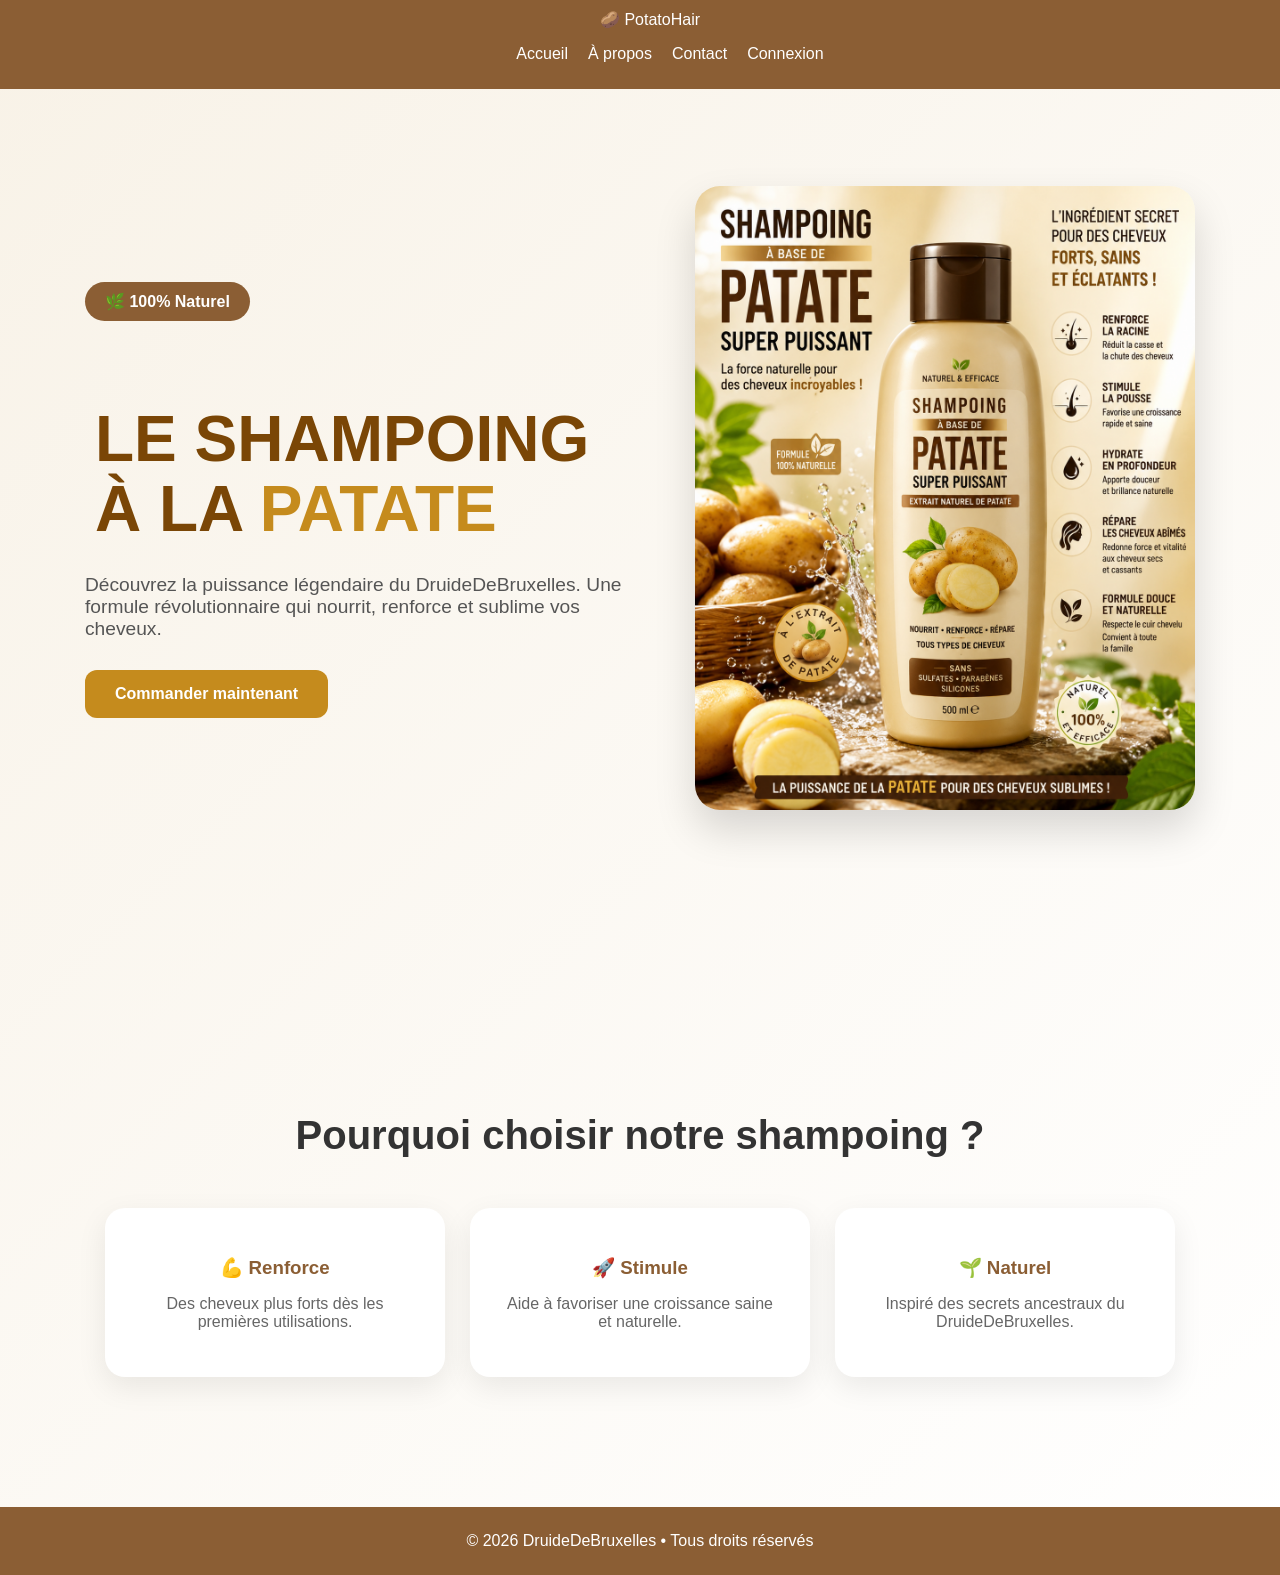
<file: index.html>
<!DOCTYPE html>
<html lang="fr">

<head>
    <meta charset="UTF-8">
    <meta name="viewport" content="width=device-width, initial-scale=1.0">
    <title>Shampoing à la Patate</title>

    <link rel="stylesheet" href="./styles/global.css">
</head>

<body>
    <nav>
        <a href="index.html">🥔 PotatoHair</a>
        <ul>
            <li><a href="../index.html">Accueil</a></li>
            <li><a href="./Page/about.html">À propos</a></li>
            <li><a href="./Page/contact.html">Contact</a></li>
            <li><a href="./Page/login.html">Connexion</a></li>
        </ul>
    </nav>

    <section class="hero">

        <div class="content">

            <span class="badge">🌿 100% Naturel</span>

            <h1>
                Le Shampoing à la
                <span class="highlight">Patate</span>
            </h1>

            <p>
                Découvrez la puissance légendaire du DruideDeBruxelles.
                Une formule révolutionnaire qui nourrit, renforce et sublime vos cheveux.
            </p>

            <a href="#" class="btn">
                Commander maintenant
            </a>

        </div>

        <div class="image-container">
            <img src="./Image/3d12e2e4-5bb9-4b1d-b4a1-60dc50e25db8.png" alt="Shampoing à la patate">
        </div>

    </section>

    <section class="features">

        <h2>Pourquoi choisir notre shampoing ?</h2>

        <div class="cards">

            <div class="card">
                <h3>💪 Renforce</h3>
                <p>Des cheveux plus forts dès les premières utilisations.</p>
            </div>

            <div class="card">
                <h3>🚀 Stimule</h3>
                <p>Aide à favoriser une croissance saine et naturelle.</p>
            </div>

            <div class="card">
                <h3>🌱 Naturel</h3>
                <p>Inspiré des secrets ancestraux du DruideDeBruxelles.</p>
            </div>

        </div>

    </section>

    <footer>
        © 2026 DruideDeBruxelles • Tous droits réservés
    </footer>

</body>

</html>
</file>
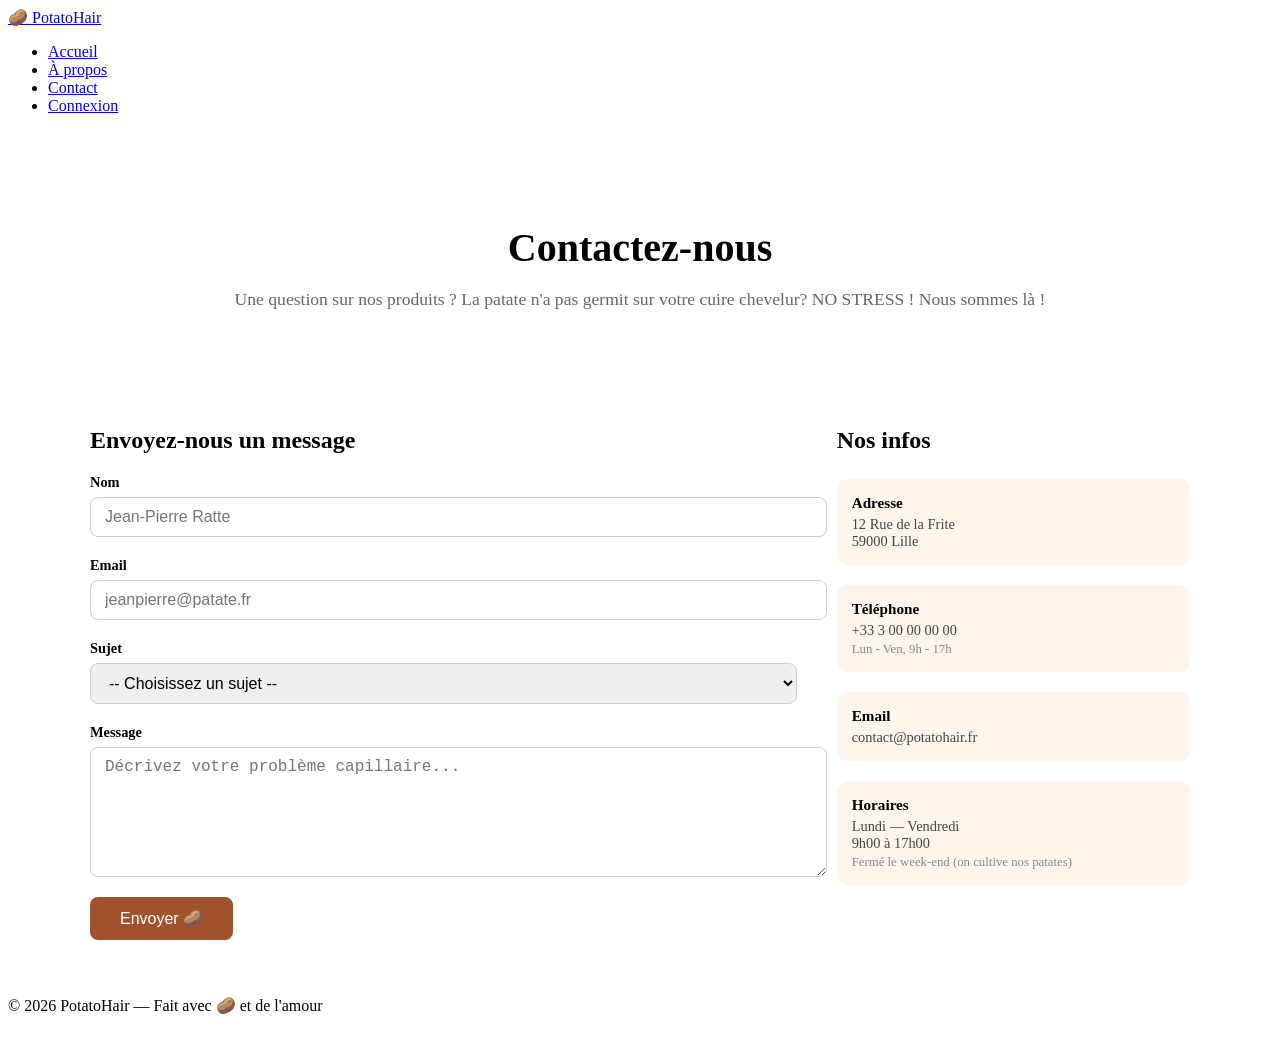
<file: contact.html>
<!DOCTYPE html>
<html lang="en">
<head>
    <meta charset="UTF-8">
    <meta name="viewport" content="width=device-width, initial-scale=1.0">
    <title>Document</title>
    <link rel="stylesheet" href="global.css">
</head>
<body>
    <header>
        <nav>
            <a href="index.html">🥔 PotatoHair</a>
            <ul>
                <li><a href="index.html">Accueil</a></li>
                <li><a href="about.html">À propos</a></li>
                <li><a href="contact.html">Contact</a></li>
                <li><a href="login.html">Connexion</a></li>
            </ul>
        </nav>
    </header>

    <main>
        <section class="contact-hero">
            <h1>Contactez-nous </h1>
            <p>Une question sur nos produits ? La patate n'a pas germit sur votre cuire chevelur? NO STRESS ! Nous sommes là ! </p>
        </section>

        <section class="contact-wrapper">

            <div class="contact-form">
                <h2>Envoyez-nous un message</h2>
                <form>
                    <div class="form-group">
                        <label for="nom">Nom</label>
                        <input type="text" id="nom" placeholder="Jean-Pierre Ratte">
                    </div>

                    <div class="form-group">
                        <label for="email">Email</label>
                        <input type="email" id="email" placeholder="jeanpierre@patate.fr">
                    </div>

                    <div class="form-group">
                        <label for="sujet">Sujet</label>
                        <select id="sujet">
                            <option value="">-- Choisissez un sujet --</option>
                            <option value="commande">Ma commande</option>
                            <option value="cheveux">Mes cheveux ne poussent pas</option>
                            <option value="allergie">J'ai une allergie à la patate</option>
                            <option value="autre">Autre</option>
                        </select>
                    </div>

                    <div class="form-group">
                        <label for="message">Message</label>
                        <textarea id="message" rows="6" placeholder="Décrivez votre problème capillaire..."></textarea>
                    </div>

                    <button type="submit">Envoyer 🥔</button>
                </form>
            </div>

            <div class="contact-infos">
                <h2>Nos infos</h2>

                <div class="info-card">
                    
                    <div>
                        <h3>Adresse</h3>
                        <p>12 Rue de la Frite<br>59000 Lille</p>
                    </div>
                </div>

                <div class="info-card">
                    
                    <div>
                        <h3>Téléphone</h3>
                        <p>+33 3 00 00 00 00</p>
                        <small>Lun - Ven, 9h - 17h</small>
                    </div>
                </div>

                <div class="info-card">
                    
                    <div>
                        <h3>Email</h3>
                        <p>contact@potatohair.fr</p>
                    </div>
                </div>

                <div class="info-card">
                    
                    <div>
                        <h3>Horaires</h3>
                        <p>Lundi — Vendredi<br>9h00 à 17h00</p>
                        <small>Fermé le week-end (on cultive nos patates)</small>
                    </div>
                </div>

            </div>
        </section>
    </main>

    <footer>
        <p>© 2026 PotatoHair — Fait avec 🥔 et de l'amour</p>
    </footer>
</body>
</html>
</file>
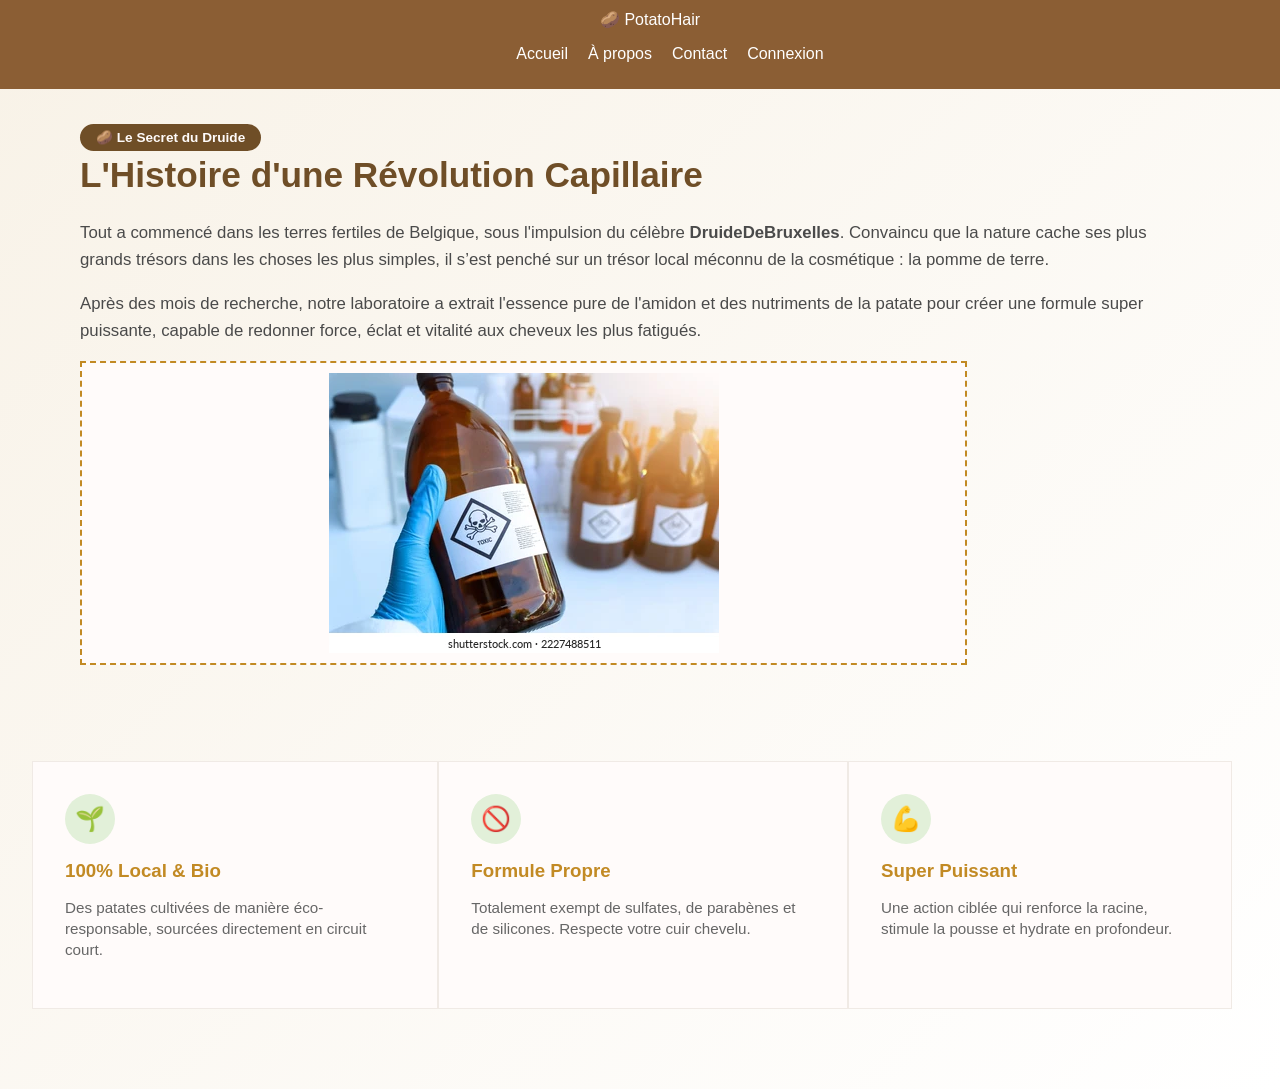
<file: Page/about.html>
<!DOCTYPE html>
<html lang="en">

<head>
    <meta charset="UTF-8">
    <meta name="viewport" content="width=device-width, initial-scale=1.0">
    <link rel="stylesheet" href="../styles/global.css">
    <title>Document</title>
</head>
<body>
    <nav>
        <a href="../index.html">🥔 PotatoHair</a>
        <ul>
            <li><a href="../index.html">Accueil</a></li>
            <li><a href="./about.html">À propos</a></li>
            <li><a href="./contact.html">Contact</a></li>
            <li><a href="./login.html">Connexion</a></li>
        </ul>
    </nav>
    <main class="about-container">
        <section class="box width_100 color_box2 box_border section-padding gap_2">
            <div class="box column width_50 aligne_start justify-center">
                <span class="badge-naturel">🥔 Le Secret du Druide</span>
                <h2 class="titre-principal">L'Histoire d'une Révolution Capillaire</h2>
                <p class="texte-about">
                    Tout a commencé dans les terres fertiles de Belgique, sous l'impulsion du célèbre <strong>DruideDeBruxelles</strong>. Convaincu que la nature cache ses plus grands trésors dans les choses les plus simples, il s’est penché sur un trésor local méconnu de la cosmétique : la pomme de terre.
                </p>
                <p class="texte-about">
                    Après des mois de recherche, notre laboratoire a extrait l'essence pure de l'amidon et des nutriments de la patate pour créer une formule super puissante, capable de redonner force, éclat et vitalité aux cheveux les plus fatigués.
                </p>
            </div>
            <div class="box width_50 justify-center align-center">
                <div class="image-placeholder box_border">
                    <img src="/Image/toxic-chemical-symbol-on-bottle-260nw-2227488511.webp" alt="">
                </div>
            </div>
        </section>
    
        <section class="box width_100 space_between gap_2 grid-engagements">
            <div class="box column width_100 card-engagement box_border text-center">
                <div class="icon-circle">🌱</div>
                <h3>100% Local & Bio</h3>
                <p>Des patates cultivées de manière éco-responsable, sourcées directement en circuit court.</p>
            </div>
    
            <div class="box column width_100 card-engagement box_border text-center">
                <div class="icon-circle">🚫</div>
                <h3>Formule Propre</h3>
                <p>Totalement exempt de sulfates, de parabènes et de silicones. Respecte votre cuir chevelu.</p>
            </div>
    
            <div class="box column width_100 card-engagement box_border text-center">
                <div class="icon-circle">💪</div>
                <h3>Super Puissant</h3>
                <p>Une action ciblée qui renforce la racine, stimule la pousse et hydrate en profondeur.</p>
            </div>
        </section>
    </main>
</body>

</html>
</file>
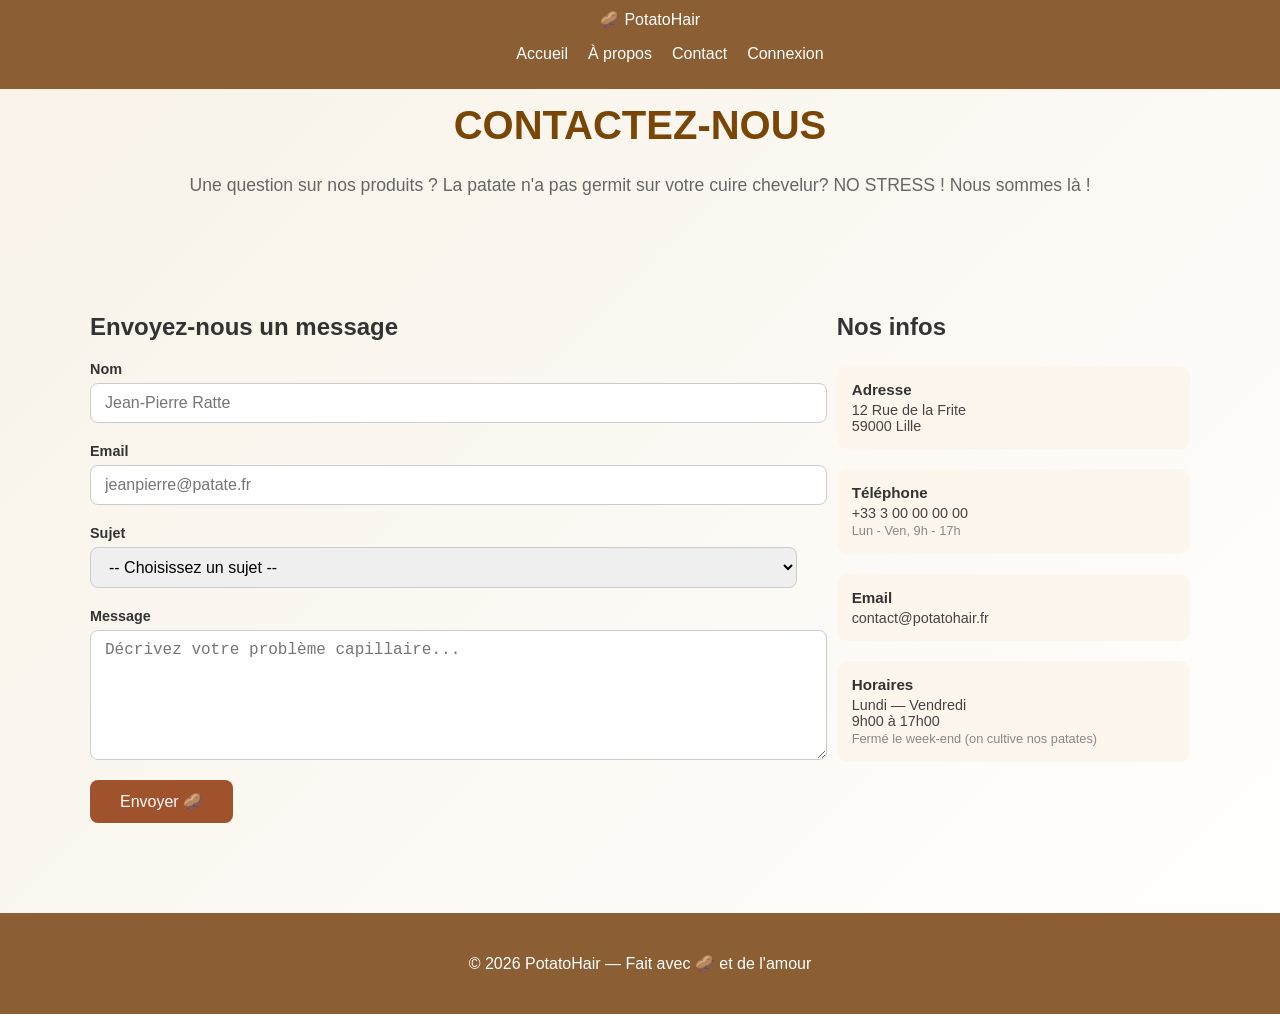
<file: Page/contact.html>
<!DOCTYPE html>
<html lang="en">
<head>
    <meta charset="UTF-8">
    <meta name="viewport" content="width=device-width, initial-scale=1.0">
    <title>Document</title>
    <link rel="stylesheet" href="../styles/global.css">
</head>
<body>
    <header>
        <nav>
            <a href="../index.html">🥔 PotatoHair</a>
            <ul>
                <li><a href="../index.html">Accueil</a></li>
                <li><a href="./about.html">À propos</a></li>
                <li><a href="./contact.html">Contact</a></li>
                <li><a href="./login.html">Connexion</a></li>
            </ul>
        </nav>
    </header>

    <main>
        <section class="contact-hero">
            <h1>Contactez-nous </h1>
            <p>Une question sur nos produits ? La patate n'a pas germit sur votre cuire chevelur? NO STRESS ! Nous sommes là ! </p>
        </section>

        <section class="contact-wrapper">

            <div class="contact-form">
                <h2>Envoyez-nous un message</h2>
                <form>
                    <div class="form-group">
                        <label for="nom">Nom</label>
                        <input type="text" id="nom" placeholder="Jean-Pierre Ratte">
                    </div>

                    <div class="form-group">
                        <label for="email">Email</label>
                        <input type="email" id="email" placeholder="jeanpierre@patate.fr">
                    </div>

                    <div class="form-group">
                        <label for="sujet">Sujet</label>
                        <select id="sujet">
                            <option value="">-- Choisissez un sujet --</option>
                            <option value="commande">Ma commande</option>
                            <option value="cheveux">Mes cheveux ne poussent pas</option>
                            <option value="allergie">J'ai une allergie à la patate</option>
                            <option value="autre">Autre</option>
                        </select>
                    </div>

                    <div class="form-group">
                        <label for="message">Message</label>
                        <textarea id="message" rows="6" placeholder="Décrivez votre problème capillaire..."></textarea>
                    </div>

                    <button type="submit">Envoyer 🥔</button>
                </form>
            </div>

            <div class="contact-infos">
                <h2>Nos infos</h2>

                <div class="info-card">
                    
                    <div>
                        <h3>Adresse</h3>
                        <p>12 Rue de la Frite<br>59000 Lille</p>
                    </div>
                </div>

                <div class="info-card">
                    
                    <div>
                        <h3>Téléphone</h3>
                        <p>+33 3 00 00 00 00</p>
                        <small>Lun - Ven, 9h - 17h</small>
                    </div>
                </div>

                <div class="info-card">
                    
                    <div>
                        <h3>Email</h3>
                        <p>contact@potatohair.fr</p>
                    </div>
                </div>

                <div class="info-card">
                    
                    <div>
                        <h3>Horaires</h3>
                        <p>Lundi — Vendredi<br>9h00 à 17h00</p>
                        <small>Fermé le week-end (on cultive nos patates)</small>
                    </div>
                </div>

            </div>
        </section>
    </main>

    <footer>
        <p>© 2026 PotatoHair — Fait avec 🥔 et de l'amour</p>
    </footer>
</body>
</html>
</file>
<file: styles/global.css>
body{
    margin: 0;
}

.container{
    width: 100%;
    height: 100vh;
    display: flex;
    justify-content: center;
    align-items: center;
    background-image: url(https://static.vecteezy.com/ti/photos-gratuite/p1/25868045-brut-patate-contexte-pour-social-medias-publicite-biologique-nourriture-pour-en-bonne-sante-nutrition-generatif-ai-gratuit-photo.jpeg);
    background-position: center;
    background-size: cover;
}

h1{
    font-size: 26px;
    text-transform: uppercase;
    padding: 10px;
    color: rgb(122, 70, 6);;
}


.inner-container{
    width: 500px;
    height: 500px;
    display: flex;
    flex-direction: column;
    justify-content: center;
    align-items: center;
    gap:10px;
    font-size: 20px;
    background-color: rgba(255, 255, 255, 0.781);
}

.input_sec{
    display: flex;
    flex-direction: column;
    width: 300px;
}

input{
    box-shadow: none;
}

.alt_login{
    display: flex;
    gap: 20px;
    justify-content: center;
}

.btn_login{
    background-color: rgb(247, 158, 50);
    width: 200px;
    border: 1px solid black;
    font-size: 16px;
}

a{
    color: blue;
}/* Container Général de la page About */
.about-container {
    display: flex;
    flex-direction: column;
    gap: 3rem;
    max-width: 1200px;
    /* margin: rem ; */
    padding: 5rem 2rem;
    font-family: sans-serif;
}

/* Helper pour centrer verticalement en flexbox */
.justify-center { justify-content: center; }
.align-center { align-items: center; }

/* Typographies et Couleurs de la charte */
.titre-principal {
    color: #6f4e27; /* Marron de ton texte de marque */
    font-size: 2.2rem;
    margin-top: 0.5rem;
    margin-bottom: 1.5rem;
    line-height: 1.2;
}

.texte-about {
    color: #4a4a4a;
    line-height: 1.6;
    font-size: 1.05rem;
    margin-bottom: 1rem;
}

/* Le petit badge "100% Naturel" façon image */
.badge-naturel {
    background-color: #6f4e27;
    color: #fffbfa;
    padding: 0.4rem 1rem;
    border-radius: 50px;
    font-size: 0.85rem;
    font-weight: bold;
}

/* Section Histoire */
.section-padding {
    padding: 3rem;
}

/* Zone d'image temporaire (à droite de l'histoire) */
.image-placeholder {
    width: 80%;
    height: 300px;
    background-color: #fffbfa; /* Blanc cassé très doux */
    border: 2px dashed #c28a24; /* Bordure ocre */
    display: flex;
    justify-content: center;
    align-items: center;
}

.emoji-illustration {
    font-size: 4rem;
}

/* Section des 3 cartes d'engagements */
.grid-engagements {
    display: flex;
    justify-content: space-between;
}

.card-engagement {
    background-color: #fffbfa;
    padding: 2rem;
    border: 1px solid rgba(111, 78, 39, 0.1);
    align-items: center;
    transition: transform 0.3s ease;
}

.card-engagement:hover {
    transform: translateY(-5px); /* Petit effet de lévitation au survol */
}

.card-engagement h3 {
    color: #c28a24; /* Couleur ocre/or du bouton de ton image */
    margin: 1rem 0 0.5rem 0;
}

.card-engagement p {
    color: #666;
    font-size: 0.95rem;
    line-height: 1.4;
}

/* Cercles d'icônes verts */
.icon-circle {
    width: 50px;
    height: 50px;
    background-color: #e2f0d9; /* Vert très clair/doux végétal */
    border-radius: 50%;
    display: flex;
    justify-content: center;
    align-items: center;
    font-size: 1.5rem;
* {
    margin: 0;
    padding: 0;
    box-sizing: border-box;
}
}

body {
    font-family: Arial, sans-serif;
    background: linear-gradient(135deg, #f8f2e7, #ffffff);
    color: #333;
}

/* HERO */

.hero {
    min-height: 100vh;
    display: flex;
    align-items: center;
    justify-content: center;
    gap: 60px;
    padding: 50px;
    flex-wrap: wrap;
}

.content {
    max-width: 550px;
}

.badge {
    display: inline-block;
    background: #8b5e34;
    color: white;
    padding: 10px 20px;
    border-radius: 30px;
    font-weight: bold;
    margin-bottom: 20px;
}

h1 {
    font-size: 4rem;
    margin-bottom: 20px;
    line-height: 1.1;
}

.highlight {
    color: #c58b1d;
}

.content p {
    font-size: 1.2rem;
    margin-bottom: 30px;
    color: #555;
}

.btn {
    display: inline-block;
    background: #c58b1d;
    color: white;
    text-decoration: none;
    padding: 15px 30px;
    border-radius: 12px;
    font-weight: bold;
    transition: 0.3s;
}

.btn:hover {
    transform: translateY(-3px);
    box-shadow: 0 10px 20px rgba(0, 0, 0, 0.15);
}

.image-container img {
    max-width: 500px;
    width: 100%;
    border-radius: 25px;
    box-shadow: 0 20px 40px rgba(0, 0, 0, 0.15);
}

/* FEATURES */

.features {
    padding: 80px 20px;
    text-align: center;
}

.features h2 {
    font-size: 2.5rem;
    margin-bottom: 50px;
}

.cards {
    display: flex;
    justify-content: center;
    gap: 25px;
    flex-wrap: wrap;
}

.card {
    background: white;
    width: 280px;
    padding: 30px;
    border-radius: 20px;
    box-shadow: 0 10px 30px rgba(0, 0, 0, 0.08);
}

.card h3 {
    margin-bottom: 15px;
    color: #8b5e34;
}

.card p {
    color: #666;
}

/* FOOTER */

footer {
    background: #8b5e34;
    color: white;
    text-align: center;
    padding: 25px;
    margin-top: 50px;
}

/* RESPONSIVE */

@media (max-width: 768px) {

    h1 {
        font-size: 2.8rem;
    }

    .hero {
        text-align: center;
        padding: 30px;
    }

    .image-container img {
        max-width: 350px;
    }
}

/* --------------------------------------------------------------------------------- */
/* --------------------------------------- */
/* ------ DEV3 — styles page contact ------*/
/* --------------------------------------- */

.contact-hero {
    text-align: center;
    padding: 60px 20px 40px;
}

.contact-hero h1 {
    font-size: 2.5rem;
    margin-bottom: 10px;
}

.contact-hero p {
    color: #666;
    font-size: 1.1rem;
}

.contact-wrapper {
    display: flex;
    gap: 40px;
    max-width: 1100px;
    margin: 0 auto;
    padding: 40px 20px;
}

.contact-form {
    flex: 2;
}

.contact-form h2 {
    margin-bottom: 20px;
}

.form-group {
    display: flex;
    flex-direction: column;
    margin-bottom: 20px;
    gap: 6px;
}

.form-group label {
    font-weight: bold;
    font-size: 0.9rem;
}

.form-group input,
.form-group select,
.form-group textarea {
    padding: 10px 14px;
    border: 1px solid #ccc;
    border-radius: 8px;
    font-size: 1rem;
    width: 100%;
}

.form-group input:focus,
.form-group select:focus,
.form-group textarea:focus {
    outline: none;
    border-color: #a0522d;
}

button[type="submit"] {
    background-color: #a0522d;
    color: white;
    border: none;
    padding: 12px 30px;
    border-radius: 8px;
    font-size: 1rem;
    cursor: pointer;
}

button[type="submit"]:hover {
    background-color: #7a3e20;
}

.contact-infos {
    flex: 1;
    display: flex;
    flex-direction: column;
    gap: 20px;
}

.contact-infos h2 {
    margin-bottom: 5px;
}

.info-card {
    display: flex;
    align-items: flex-start;
    gap: 15px;
    background-color: #fdf6ec;
    border-radius: 10px;
    padding: 15px;
}

.info-card span {
    font-size: 1.8rem;
}

.info-card h3 {
    margin: 0 0 4px;
    font-size: 0.95rem;
}

.info-card p {
    margin: 0;
    font-size: 0.9rem;
    color: #444;
}

.info-card small {
    color: #888;
    font-size: 0.8rem;
}

nav{
    position: fixed;
    background-color: #8b5e34 ;
    width: 100vw;
    display: flex;
    flex-direction: column;
    justify-content: center;
    align-items: center;
    padding: 10px;

    a{
        color: white;
        text-decoration: none;
    }
}

ul{
    display: flex;
    gap: 20px;
    justify-content: center;
    list-style: none;
    
    a{
        color: white;
        text-decoration: none;
    }
}


/*  Dev 3 - fin  */
/* ------------------------------------------------------------------------- */
</file>
<file: global.css>
/* --------------------------------------------------------------------------------- */
/* --------------------------------------- */
/* ------ DEV3 — styles page contact ------*/
/* --------------------------------------- */

.contact-hero {
    text-align: center;
    padding: 60px 20px 40px;
}

.contact-hero h1 {
    font-size: 2.5rem;
    margin-bottom: 10px;
}

.contact-hero p {
    color: #666;
    font-size: 1.1rem;
}

.contact-wrapper {
    display: flex;
    gap: 40px;
    max-width: 1100px;
    margin: 0 auto;
    padding: 40px 20px;
}

.contact-form {
    flex: 2;
}

.contact-form h2 {
    margin-bottom: 20px;
}

.form-group {
    display: flex;
    flex-direction: column;
    margin-bottom: 20px;
    gap: 6px;
}

.form-group label {
    font-weight: bold;
    font-size: 0.9rem;
}

.form-group input,
.form-group select,
.form-group textarea {
    padding: 10px 14px;
    border: 1px solid #ccc;
    border-radius: 8px;
    font-size: 1rem;
    width: 100%;
}

.form-group input:focus,
.form-group select:focus,
.form-group textarea:focus {
    outline: none;
    border-color: #a0522d;
}

button[type="submit"] {
    background-color: #a0522d;
    color: white;
    border: none;
    padding: 12px 30px;
    border-radius: 8px;
    font-size: 1rem;
    cursor: pointer;
}

button[type="submit"]:hover {
    background-color: #7a3e20;
}

.contact-infos {
    flex: 1;
    display: flex;
    flex-direction: column;
    gap: 20px;
}

.contact-infos h2 {
    margin-bottom: 5px;
}

.info-card {
    display: flex;
    align-items: flex-start;
    gap: 15px;
    background-color: #fdf6ec;
    border-radius: 10px;
    padding: 15px;
}

.info-card span {
    font-size: 1.8rem;
}

.info-card h3 {
    margin: 0 0 4px;
    font-size: 0.95rem;
}

.info-card p {
    margin: 0;
    font-size: 0.9rem;
    color: #444;
}

.info-card small {
    color: #888;
    font-size: 0.8rem;
}
/*  Dev 3 - fin  */
/* ------------------------------------------------------------------------- */
</file>
